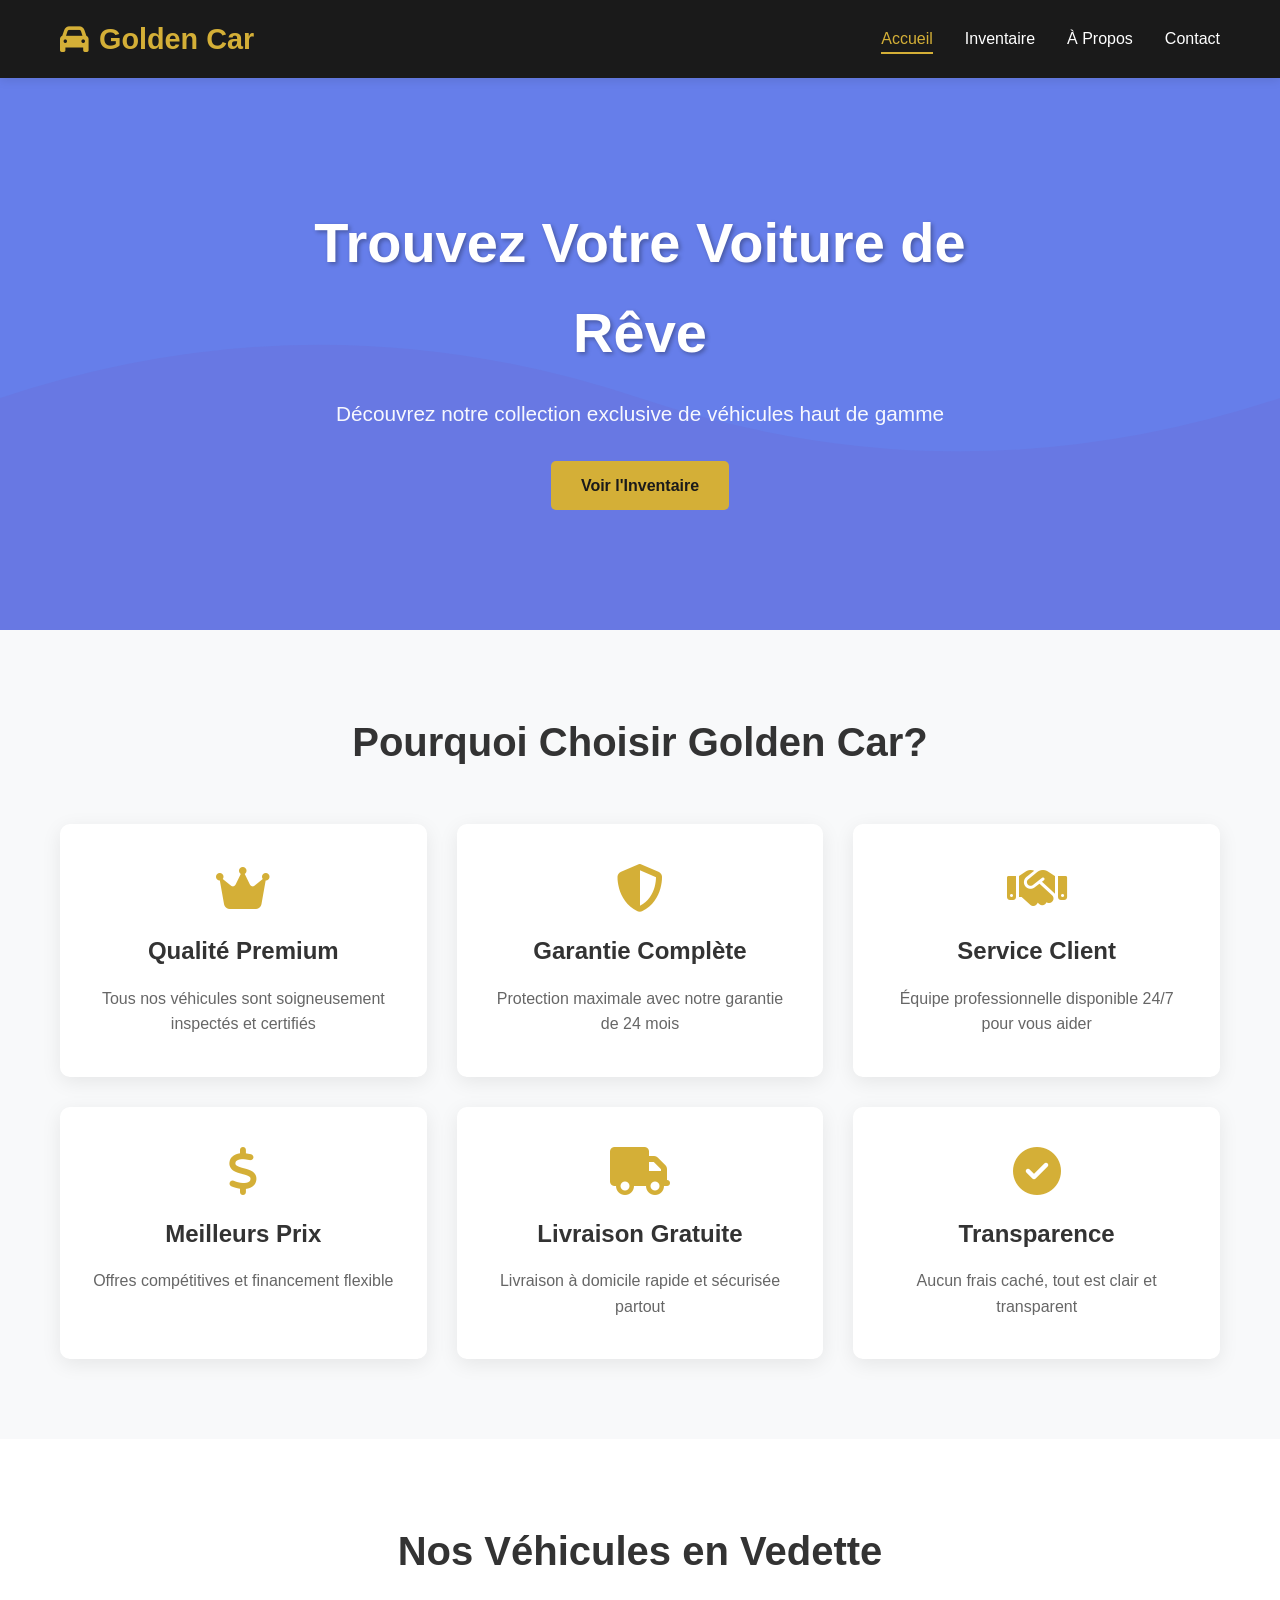
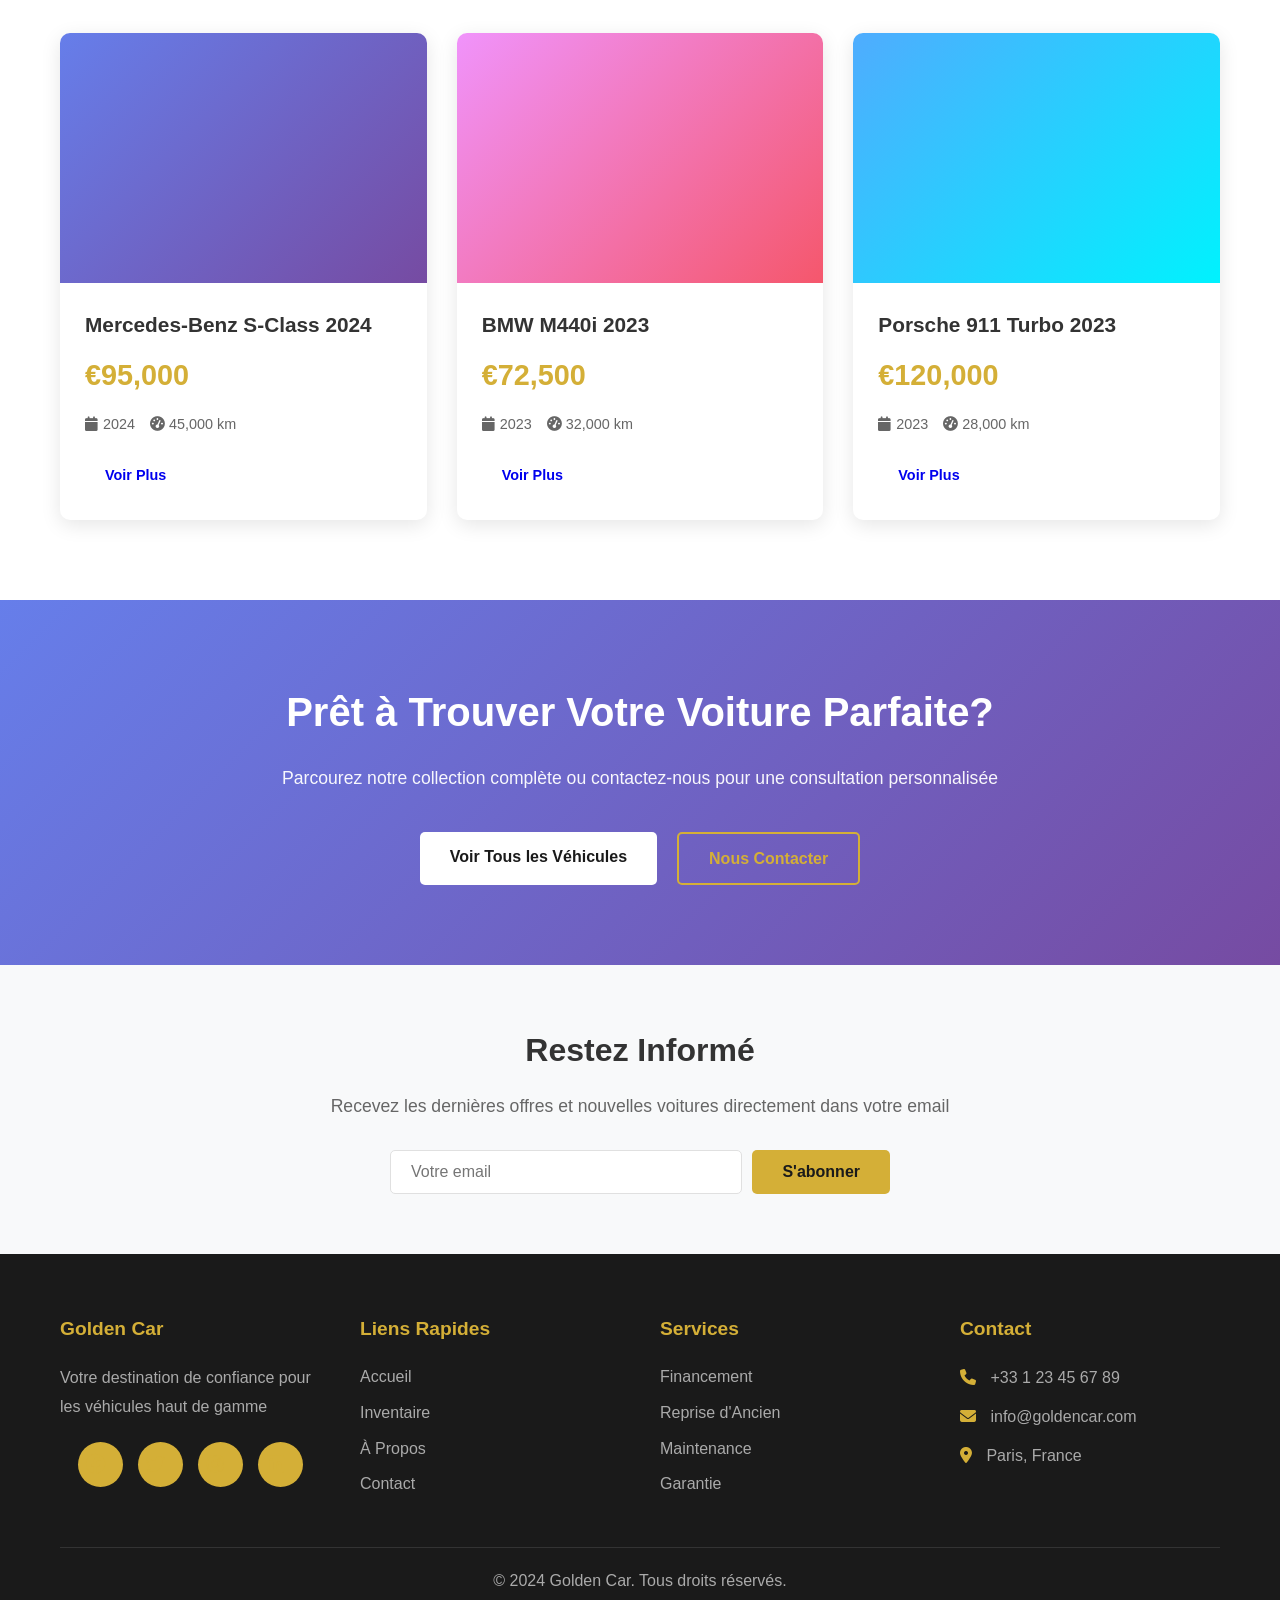
<file: index.html>
<!DOCTYPE html>
<html lang="fr">
<head>
    <meta charset="UTF-8">
    <meta name="viewport" content="width=device-width, initial-scale=1.0">
    <title>Golden Car - Vente de Voitures Luxe</title>
    <link rel="stylesheet" href="styles.css">
    <link rel="stylesheet" href="https://cdnjs.cloudflare.com/ajax/libs/font-awesome/6.4.0/css/all.min.css">
</head>
<body>
    <!-- Navigation -->
    <nav class="navbar">
        <div class="container">
            <div class="nav-content">
                <div class="logo">
                    <i class="fas fa-car"></i> Golden Car
                </div>
                <ul class="nav-links">
                    <li><a href="index.html" class="active">Accueil</a></li>
                    <li><a href="inventory.html">Inventaire</a></li>
                    <li><a href="about.html">À Propos</a></li>
                    <li><a href="contact.html">Contact</a></li>
                </ul>
                <div class="hamburger">
                    <span></span>
                    <span></span>
                    <span></span>
                </div>
            </div>
        </div>
    </nav>

    <!-- Hero Section -->
    <section class="hero">
        <div class="hero-content">
            <h1>Trouvez Votre Voiture de Rêve</h1>
            <p>Découvrez notre collection exclusive de véhicules haut de gamme</p>
            <a href="inventory.html" class="btn btn-primary">Voir l'Inventaire</a>
        </div>
        <div class="hero-overlay"></div>
    </section>

    <!-- Features Section -->
    <section class="features">
        <div class="container">
            <h2>Pourquoi Choisir Golden Car?</h2>
            <div class="features-grid">
                <div class="feature-card">
                    <i class="fas fa-crown"></i>
                    <h3>Qualité Premium</h3>
                    <p>Tous nos véhicules sont soigneusement inspectés et certifiés</p>
                </div>
                <div class="feature-card">
                    <i class="fas fa-shield-alt"></i>
                    <h3>Garantie Complète</h3>
                    <p>Protection maximale avec notre garantie de 24 mois</p>
                </div>
                <div class="feature-card">
                    <i class="fas fa-handshake"></i>
                    <h3>Service Client</h3>
                    <p>Équipe professionnelle disponible 24/7 pour vous aider</p>
                </div>
                <div class="feature-card">
                    <i class="fas fa-dollar-sign"></i>
                    <h3>Meilleurs Prix</h3>
                    <p>Offres compétitives et financement flexible</p>
                </div>
                <div class="feature-card">
                    <i class="fas fa-truck"></i>
                    <h3>Livraison Gratuite</h3>
                    <p>Livraison à domicile rapide et sécurisée partout</p>
                </div>
                <div class="feature-card">
                    <i class="fas fa-check-circle"></i>
                    <h3>Transparence</h3>
                    <p>Aucun frais caché, tout est clair et transparent</p>
                </div>
            </div>
        </div>
    </section>

    <!-- Featured Cars -->
    <section class="featured-cars">
        <div class="container">
            <h2>Nos Véhicules en Vedette</h2>
            <div class="cars-grid">
                <div class="car-card">
                    <div class="car-image" style="background: linear-gradient(135deg, #667eea 0%, #764ba2 100%);"></div>
                    <div class="car-info">
                        <h3>Mercedes-Benz S-Class 2024</h3>
                        <p class="car-price">€95,000</p>
                        <div class="car-specs">
                            <span><i class="fas fa-calendar"></i> 2024</span>
                            <span><i class="fas fa-tachometer-alt"></i> 45,000 km</span>
                        </div>
                        <a href="inventory.html" class="btn btn-small">Voir Plus</a>
                    </div>
                </div>

                <div class="car-card">
                    <div class="car-image" style="background: linear-gradient(135deg, #f093fb 0%, #f5576c 100%);"></div>
                    <div class="car-info">
                        <h3>BMW M440i 2023</h3>
                        <p class="car-price">€72,500</p>
                        <div class="car-specs">
                            <span><i class="fas fa-calendar"></i> 2023</span>
                            <span><i class="fas fa-tachometer-alt"></i> 32,000 km</span>
                        </div>
                        <a href="inventory.html" class="btn btn-small">Voir Plus</a>
                    </div>
                </div>

                <div class="car-card">
                    <div class="car-image" style="background: linear-gradient(135deg, #4facfe 0%, #00f2fe 100%);"></div>
                    <div class="car-info">
                        <h3>Porsche 911 Turbo 2023</h3>
                        <p class="car-price">€120,000</p>
                        <div class="car-specs">
                            <span><i class="fas fa-calendar"></i> 2023</span>
                            <span><i class="fas fa-tachometer-alt"></i> 28,000 km</span>
                        </div>
                        <a href="inventory.html" class="btn btn-small">Voir Plus</a>
                    </div>
                </div>
            </div>
        </div>
    </section>

    <!-- Call to Action -->
    <section class="cta">
        <div class="container">
            <h2>Prêt à Trouver Votre Voiture Parfaite?</h2>
            <p>Parcourez notre collection complète ou contactez-nous pour une consultation personnalisée</p>
            <div class="cta-buttons">
                <a href="inventory.html" class="btn btn-white">Voir Tous les Véhicules</a>
                <a href="contact.html" class="btn btn-outline">Nous Contacter</a>
            </div>
        </div>
    </section>

    <!-- Newsletter -->
    <section class="newsletter">
        <div class="container">
            <h2>Restez Informé</h2>
            <p>Recevez les dernières offres et nouvelles voitures directement dans votre email</p>
            <form class="newsletter-form" id="newsletterForm">
                <input type="email" placeholder="Votre email" required>
                <button type="submit" class="btn btn-primary">S'abonner</button>
            </form>
        </div>
    </section>

    <!-- Footer -->
    <footer class="footer">
        <div class="container">
            <div class="footer-content">
                <div class="footer-section">
                    <h4>Golden Car</h4>
                    <p>Votre destination de confiance pour les véhicules haut de gamme</p>
                    <div class="social-links">
                        <a href="#"><i class="fab fa-facebook"></i></a>
                        <a href="#"><i class="fab fa-twitter"></i></a>
                        <a href="#"><i class="fab fa-instagram"></i></a>
                        <a href="#"><i class="fab fa-linkedin"></i></a>
                    </div>
                </div>
                <div class="footer-section">
                    <h4>Liens Rapides</h4>
                    <ul>
                        <li><a href="index.html">Accueil</a></li>
                        <li><a href="inventory.html">Inventaire</a></li>
                        <li><a href="about.html">À Propos</a></li>
                        <li><a href="contact.html">Contact</a></li>
                    </ul>
                </div>
                <div class="footer-section">
                    <h4>Services</h4>
                    <ul>
                        <li><a href="#financing">Financement</a></li>
                        <li><a href="#trade-in">Reprise d'Ancien</a></li>
                        <li><a href="#maintenance">Maintenance</a></li>
                        <li><a href="#warranty">Garantie</a></li>
                    </ul>
                </div>
                <div class="footer-section">
                    <h4>Contact</h4>
                    <p><i class="fas fa-phone"></i> +33 1 23 45 67 89</p>
                    <p><i class="fas fa-envelope"></i> info@goldencar.com</p>
                    <p><i class="fas fa-map-marker-alt"></i> Paris, France</p>
                </div>
            </div>
            <div class="footer-bottom">
                <p>&copy; 2024 Golden Car. Tous droits réservés.</p>
            </div>
        </div>
    </footer>

    <script src="script.js"></script>
</body>
</html>
</file>
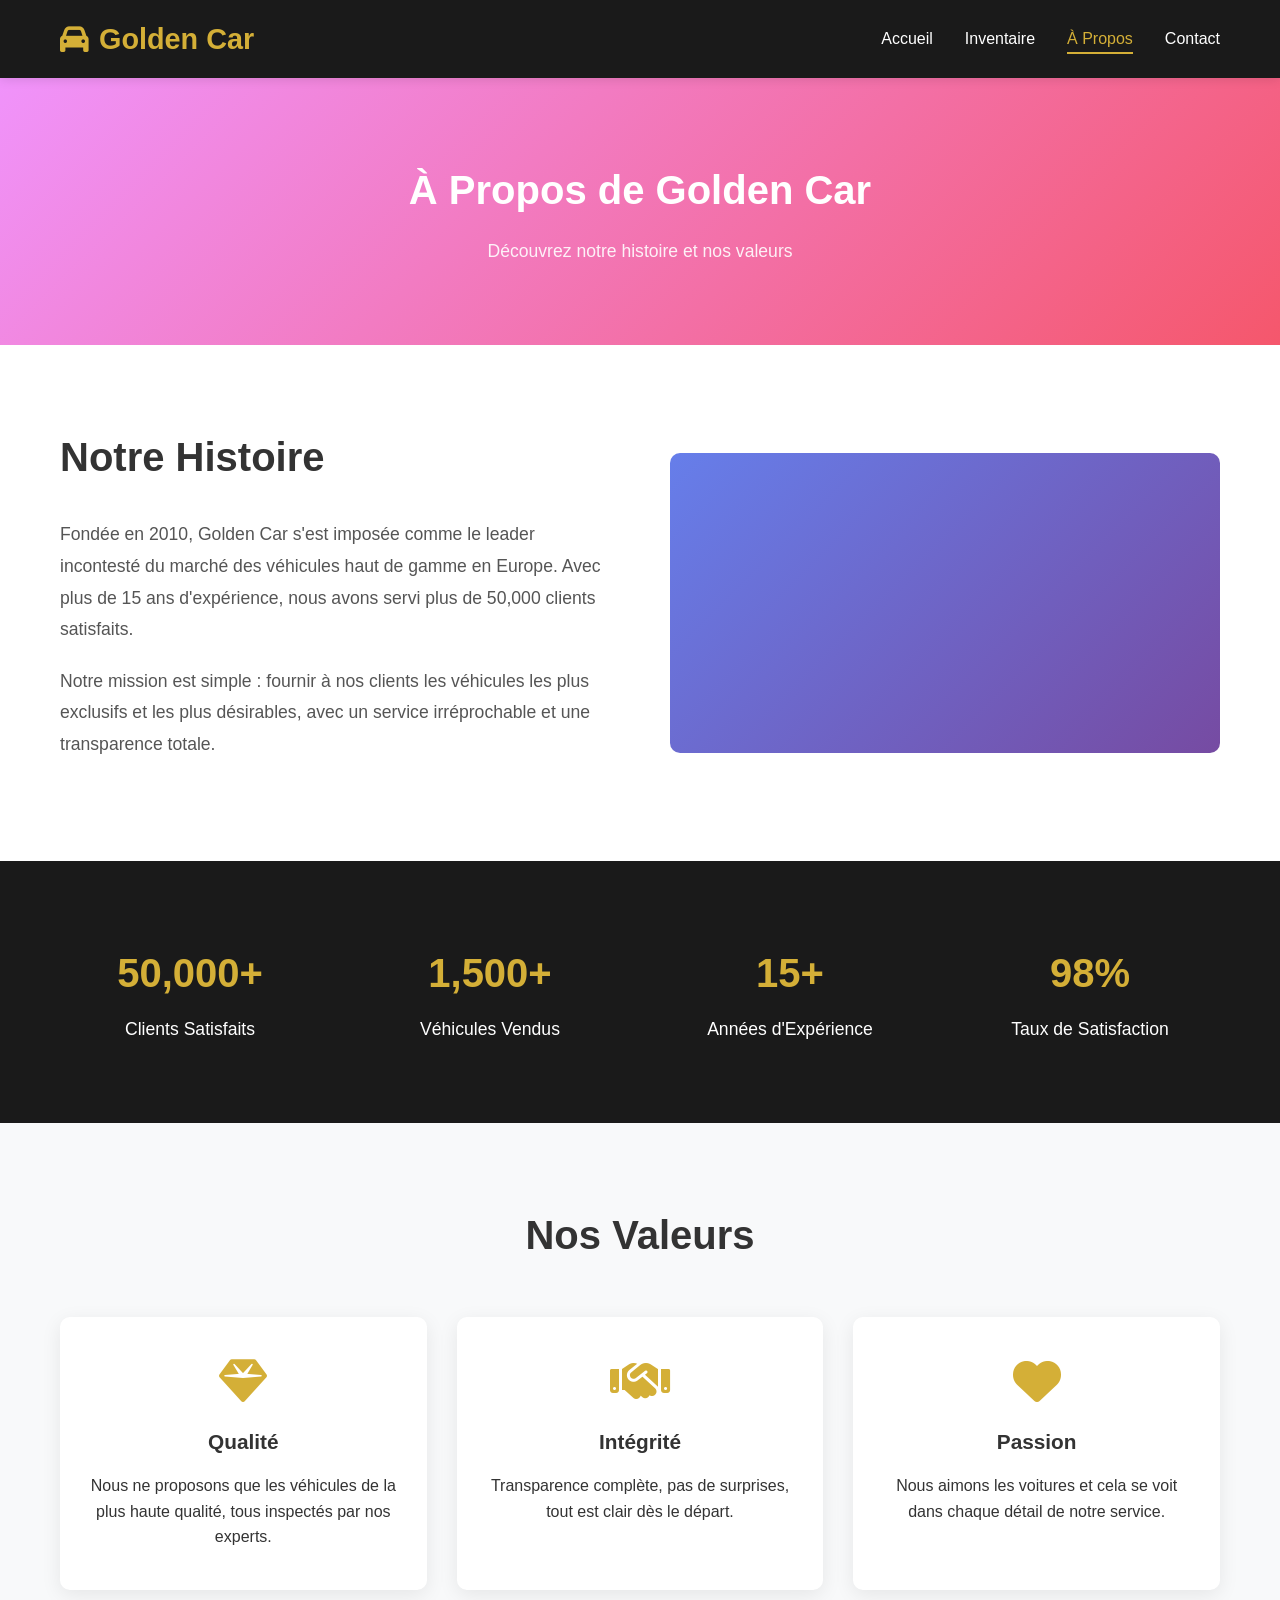
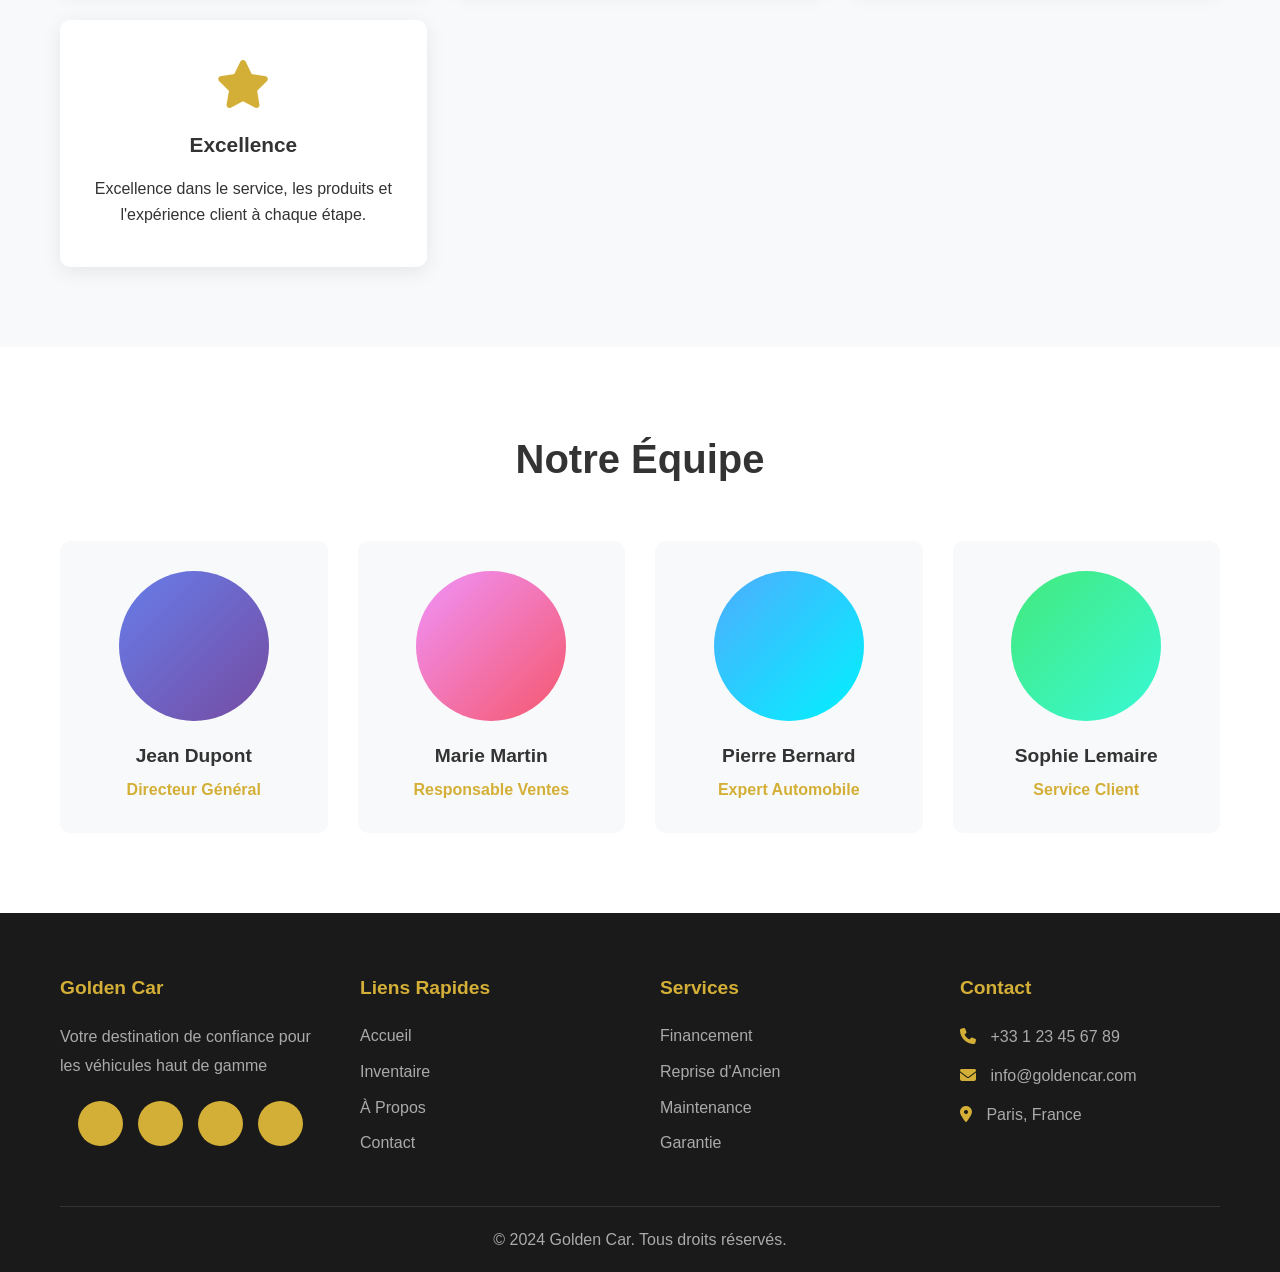
<file: about.html>
<!DOCTYPE html>
<html lang="fr">
<head>
    <meta charset="UTF-8">
    <meta name="viewport" content="width=device-width, initial-scale=1.0">
    <title>À Propos - Golden Car</title>
    <link rel="stylesheet" href="styles.css">
    <link rel="stylesheet" href="https://cdnjs.cloudflare.com/ajax/libs/font-awesome/6.4.0/css/all.min.css">
</head>
<body>
    <!-- Navigation -->
    <nav class="navbar">
        <div class="container">
            <div class="nav-content">
                <div class="logo">
                    <i class="fas fa-car"></i> Golden Car
                </div>
                <ul class="nav-links">
                    <li><a href="index.html">Accueil</a></li>
                    <li><a href="inventory.html">Inventaire</a></li>
                    <li><a href="about.html" class="active">À Propos</a></li>
                    <li><a href="contact.html">Contact</a></li>
                </ul>
                <div class="hamburger">
                    <span></span>
                    <span></span>
                    <span></span>
                </div>
            </div>
        </div>
    </nav>

    <!-- Page Header -->
    <section class="page-header" style="background: linear-gradient(135deg, #f093fb 0%, #f5576c 100%);">
        <h1>À Propos de Golden Car</h1>
        <p>Découvrez notre histoire et nos valeurs</p>
    </section>

    <!-- About Content -->
    <section class="about-section">
        <div class="container">
            <div class="about-content">
                <div class="about-text">
                    <h2>Notre Histoire</h2>
                    <p>Fondée en 2010, Golden Car s'est imposée comme le leader incontesté du marché des véhicules haut de gamme en Europe. Avec plus de 15 ans d'expérience, nous avons servi plus de 50,000 clients satisfaits.</p>
                    <p>Notre mission est simple : fournir à nos clients les véhicules les plus exclusifs et les plus désirables, avec un service irréprochable et une transparence totale.</p>
                </div>
                <div class="about-image" style="background: linear-gradient(135deg, #667eea 0%, #764ba2 100%); min-height: 300px; border-radius: 10px;"></div>
            </div>
        </div>
    </section>

    <!-- Stats -->
    <section class="stats">
        <div class="container">
            <div class="stats-grid">
                <div class="stat-card">
                    <h3>50,000+</h3>
                    <p>Clients Satisfaits</p>
                </div>
                <div class="stat-card">
                    <h3>1,500+</h3>
                    <p>Véhicules Vendus</p>
                </div>
                <div class="stat-card">
                    <h3>15+</h3>
                    <p>Années d'Expérience</p>
                </div>
                <div class="stat-card">
                    <h3>98%</h3>
                    <p>Taux de Satisfaction</p>
                </div>
            </div>
        </div>
    </section>

    <!-- Values -->
    <section class="values">
        <div class="container">
            <h2>Nos Valeurs</h2>
            <div class="values-grid">
                <div class="value-card">
                    <i class="fas fa-gem"></i>
                    <h3>Qualité</h3>
                    <p>Nous ne proposons que les véhicules de la plus haute qualité, tous inspectés par nos experts.</p>
                </div>
                <div class="value-card">
                    <i class="fas fa-handshake"></i>
                    <h3>Intégrité</h3>
                    <p>Transparence complète, pas de surprises, tout est clair dès le départ.</p>
                </div>
                <div class="value-card">
                    <i class="fas fa-heart"></i>
                    <h3>Passion</h3>
                    <p>Nous aimons les voitures et cela se voit dans chaque détail de notre service.</p>
                </div>
                <div class="value-card">
                    <i class="fas fa-star"></i>
                    <h3>Excellence</h3>
                    <p>Excellence dans le service, les produits et l'expérience client à chaque étape.</p>
                </div>
            </div>
        </div>
    </section>

    <!-- Team -->
    <section class="team">
        <div class="container">
            <h2>Notre Équipe</h2>
            <div class="team-grid">
                <div class="team-card">
                    <div class="team-image" style="background: linear-gradient(135deg, #667eea 0%, #764ba2 100%);"></div>
                    <h3>Jean Dupont</h3>
                    <p>Directeur Général</p>
                </div>
                <div class="team-card">
                    <div class="team-image" style="background: linear-gradient(135deg, #f093fb 0%, #f5576c 100%);"></div>
                    <h3>Marie Martin</h3>
                    <p>Responsable Ventes</p>
                </div>
                <div class="team-card">
                    <div class="team-image" style="background: linear-gradient(135deg, #4facfe 0%, #00f2fe 100%);"></div>
                    <h3>Pierre Bernard</h3>
                    <p>Expert Automobile</p>
                </div>
                <div class="team-card">
                    <div class="team-image" style="background: linear-gradient(135deg, #43e97b 0%, #38f9d7 100%);"></div>
                    <h3>Sophie Lemaire</h3>
                    <p>Service Client</p>
                </div>
            </div>
        </div>
    </section>

    <!-- Footer -->
    <footer class="footer">
        <div class="container">
            <div class="footer-content">
                <div class="footer-section">
                    <h4>Golden Car</h4>
                    <p>Votre destination de confiance pour les véhicules haut de gamme</p>
                    <div class="social-links">
                        <a href="#"><i class="fab fa-facebook"></i></a>
                        <a href="#"><i class="fab fa-twitter"></i></a>
                        <a href="#"><i class="fab fa-instagram"></i></a>
                        <a href="#"><i class="fab fa-linkedin"></i></a>
                    </div>
                </div>
                <div class="footer-section">
                    <h4>Liens Rapides</h4>
                    <ul>
                        <li><a href="index.html">Accueil</a></li>
                        <li><a href="inventory.html">Inventaire</a></li>
                        <li><a href="about.html">À Propos</a></li>
                        <li><a href="contact.html">Contact</a></li>
                    </ul>
                </div>
                <div class="footer-section">
                    <h4>Services</h4>
                    <ul>
                        <li><a href="#financing">Financement</a></li>
                        <li><a href="#trade-in">Reprise d'Ancien</a></li>
                        <li><a href="#maintenance">Maintenance</a></li>
                        <li><a href="#warranty">Garantie</a></li>
                    </ul>
                </div>
                <div class="footer-section">
                    <h4>Contact</h4>
                    <p><i class="fas fa-phone"></i> +33 1 23 45 67 89</p>
                    <p><i class="fas fa-envelope"></i> info@goldencar.com</p>
                    <p><i class="fas fa-map-marker-alt"></i> Paris, France</p>
                </div>
            </div>
            <div class="footer-bottom">
                <p>&copy; 2024 Golden Car. Tous droits réservés.</p>
            </div>
        </div>
    </footer>

    <script src="script.js"></script>
</body>
</html>
</file>
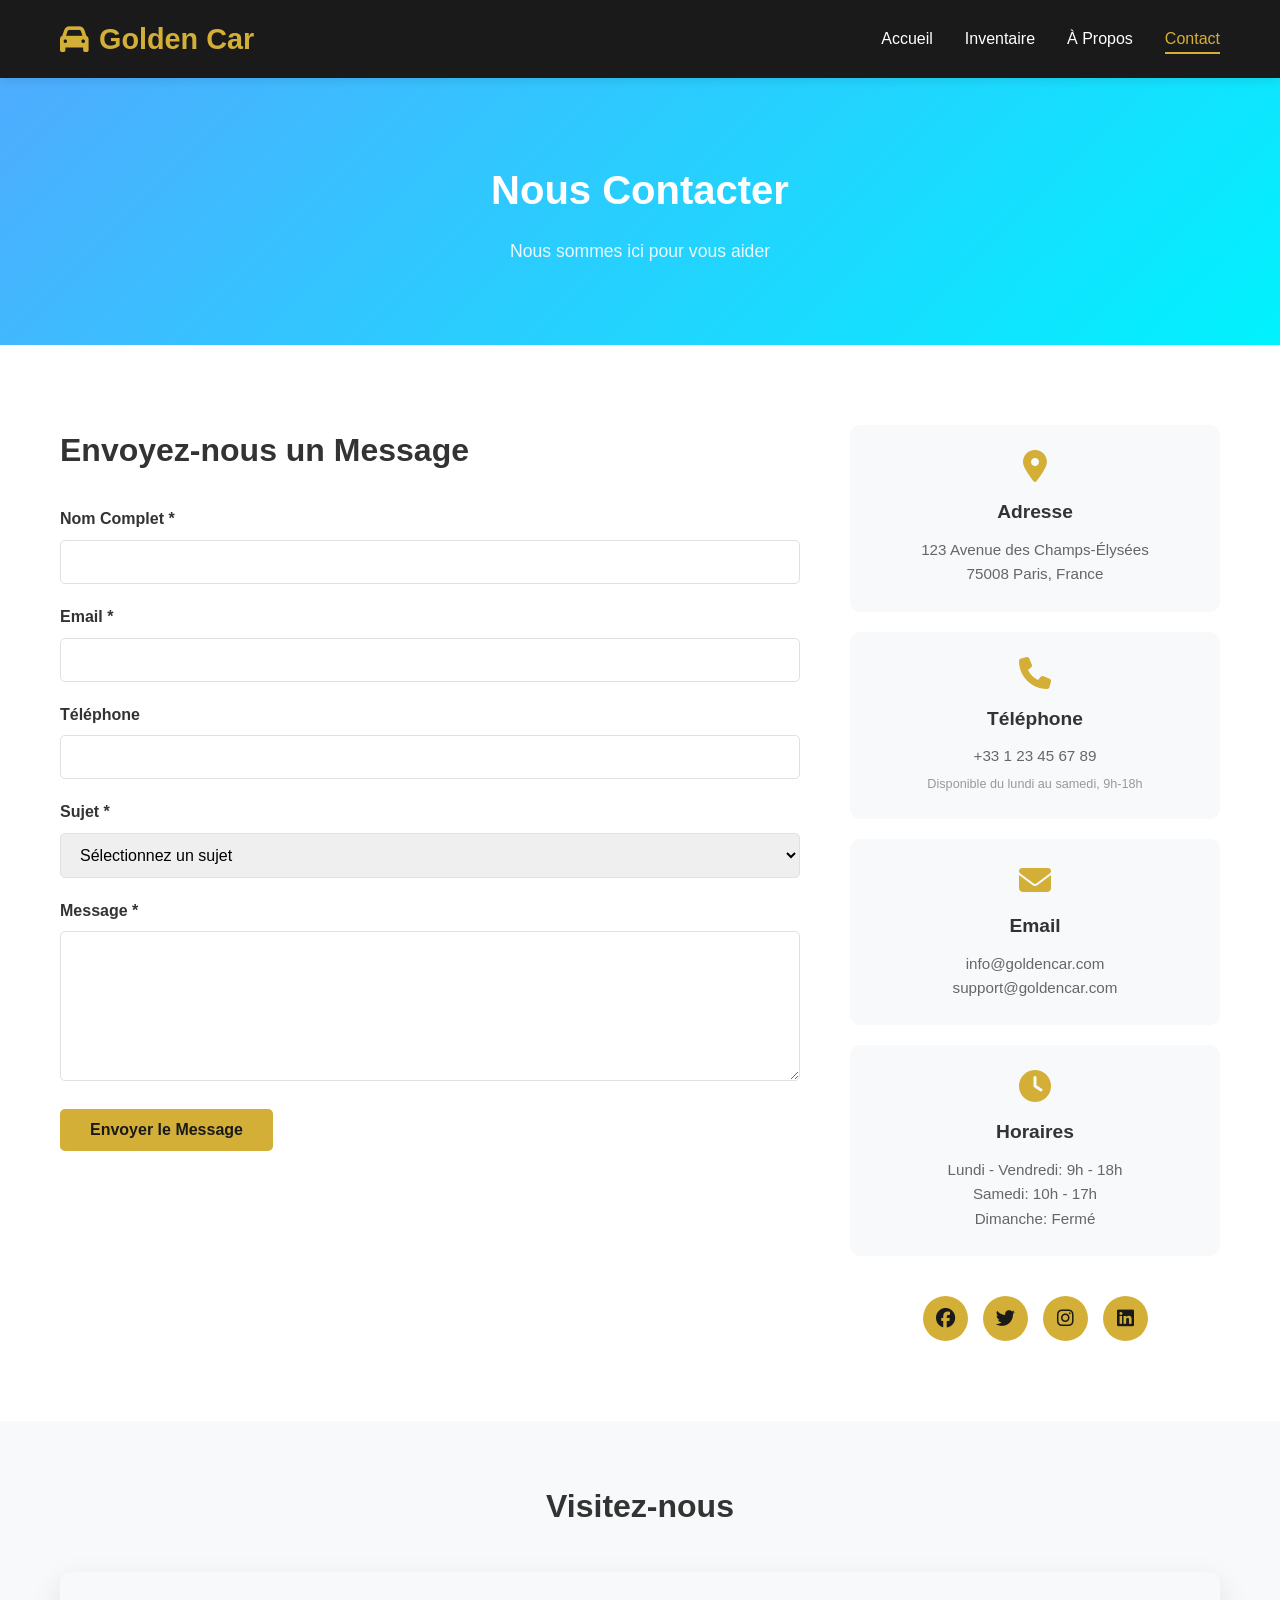
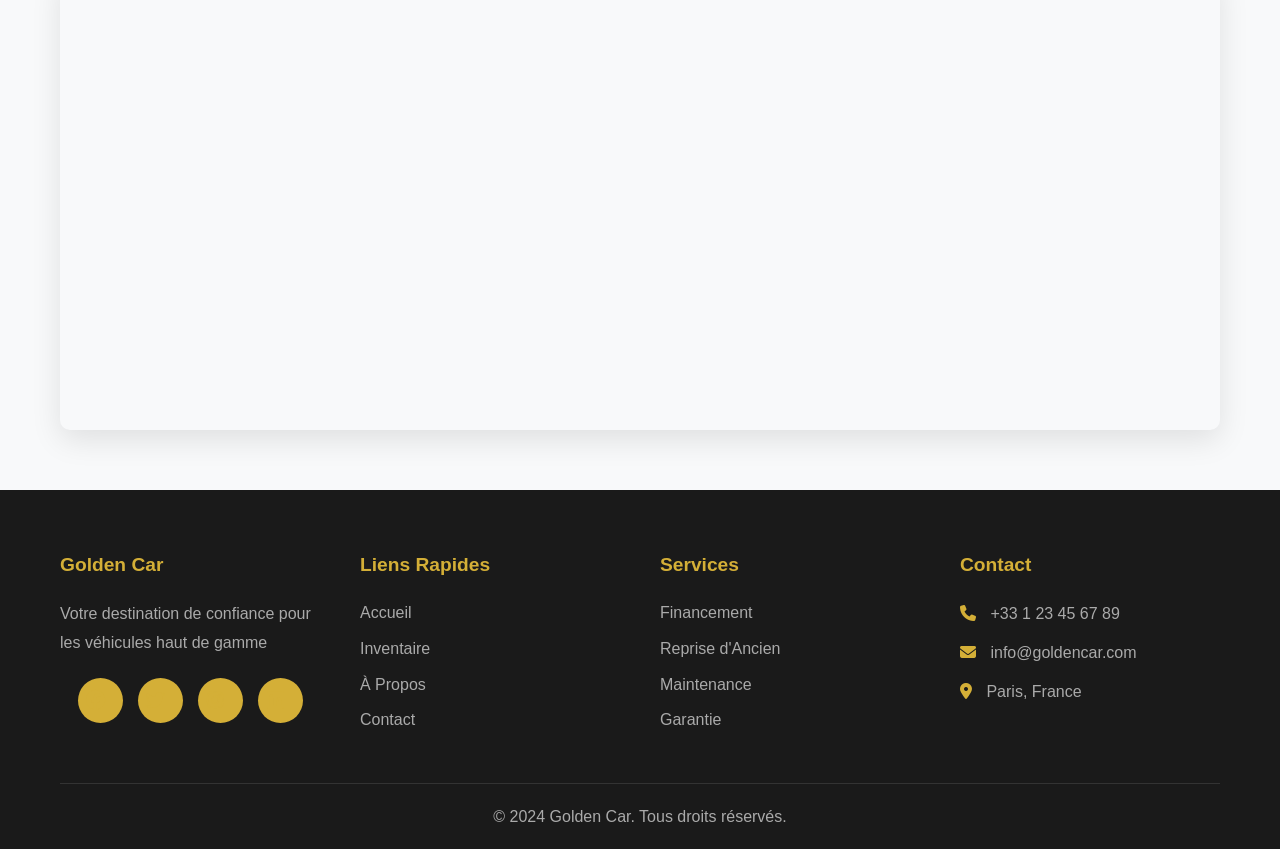
<file: contact.html>
<!DOCTYPE html>
<html lang="fr">
<head>
    <meta charset="UTF-8">
    <meta name="viewport" content="width=device-width, initial-scale=1.0">
    <title>Contact - Golden Car</title>
    <link rel="stylesheet" href="styles.css">
    <link rel="stylesheet" href="https://cdnjs.cloudflare.com/ajax/libs/font-awesome/6.4.0/css/all.min.css">
</head>
<body>
    <!-- Navigation -->
    <nav class="navbar">
        <div class="container">
            <div class="nav-content">
                <div class="logo">
                    <i class="fas fa-car"></i> Golden Car
                </div>
                <ul class="nav-links">
                    <li><a href="index.html">Accueil</a></li>
                    <li><a href="inventory.html">Inventaire</a></li>
                    <li><a href="about.html">À Propos</a></li>
                    <li><a href="contact.html" class="active">Contact</a></li>
                </ul>
                <div class="hamburger">
                    <span></span>
                    <span></span>
                    <span></span>
                </div>
            </div>
        </div>
    </nav>

    <!-- Page Header -->
    <section class="page-header" style="background: linear-gradient(135deg, #4facfe 0%, #00f2fe 100%);">
        <h1>Nous Contacter</h1>
        <p>Nous sommes ici pour vous aider</p>
    </section>

    <!-- Contact Section -->
    <section class="contact-section">
        <div class="container">
            <div class="contact-wrapper">
                <!-- Contact Form -->
                <div class="contact-form">
                    <h2>Envoyez-nous un Message</h2>
                    <form id="contactForm">
                        <div class="form-group">
                            <label for="name">Nom Complet *</label>
                            <input type="text" id="name" name="name" required>
                        </div>

                        <div class="form-group">
                            <label for="email">Email *</label>
                            <input type="email" id="email" name="email" required>
                        </div>

                        <div class="form-group">
                            <label for="phone">Téléphone</label>
                            <input type="tel" id="phone" name="phone">
                        </div>

                        <div class="form-group">
                            <label for="subject">Sujet *</label>
                            <select id="subject" name="subject" required>
                                <option value="">Sélectionnez un sujet</option>
                                <option value="informations">Informations sur un véhicule</option>
                                <option value="financement">Financement</option>
                                <option value="reprise">Reprise d'ancien véhicule</option>
                                <option value="entretien">Entretien et Service</option>
                                <option value="autre">Autre</option>
                            </select>
                        </div>

                        <div class="form-group">
                            <label for="message">Message *</label>
                            <textarea id="message" name="message" rows="6" required></textarea>
                        </div>

                        <button type="submit" class="btn btn-primary">Envoyer le Message</button>
                    </form>
                </div>

                <!-- Contact Info -->
                <aside class="contact-info">
                    <div class="info-card">
                        <i class="fas fa-map-marker-alt"></i>
                        <h3>Adresse</h3>
                        <p>123 Avenue des Champs-Élysées<br>75008 Paris, France</p>
                    </div>

                    <div class="info-card">
                        <i class="fas fa-phone"></i>
                        <h3>Téléphone</h3>
                        <p>+33 1 23 45 67 89<br><small>Disponible du lundi au samedi, 9h-18h</small></p>
                    </div>

                    <div class="info-card">
                        <i class="fas fa-envelope"></i>
                        <h3>Email</h3>
                        <p>info@goldencar.com<br>support@goldencar.com</p>
                    </div>

                    <div class="info-card">
                        <i class="fas fa-clock"></i>
                        <h3>Horaires</h3>
                        <p>Lundi - Vendredi: 9h - 18h<br>Samedi: 10h - 17h<br>Dimanche: Fermé</p>
                    </div>

                    <div class="social-links">
                        <a href="#" title="Facebook"><i class="fab fa-facebook"></i></a>
                        <a href="#" title="Twitter"><i class="fab fa-twitter"></i></a>
                        <a href="#" title="Instagram"><i class="fab fa-instagram"></i></a>
                        <a href="#" title="LinkedIn"><i class="fab fa-linkedin"></i></a>
                    </div>
                </aside>
            </div>
        </div>
    </section>

    <!-- Map Section -->
    <section class="map-section">
        <div class="container">
            <h2>Visitez-nous</h2>
            <div class="map-container">
                <iframe src="https://www.google.com/maps/embed?pb=!1m18!1m12!1m3!1d2624.2052033352527!2d2.3069145!3d48.8699286!2m3!1f0!2f0!3f0!3m2!1i1024!2i768!4f13.1!3m3!1m2!1s0x47e66ff4b9ff9ff9%3A0x123456789!2s123%20Avenue%20des%20Champs-%C3%89lys%C3%A9es%2C%2075008%20Paris!5e0!3m2!1sfr!2sfr!4v1234567890" width="100%" height="450" style="border:0;" allowfullscreen="" loading="lazy" referrerpolicy="no-referrer-when-downgrade"></iframe>
            </div>
        </div>
    </section>

    <!-- Footer -->
    <footer class="footer">
        <div class="container">
            <div class="footer-content">
                <div class="footer-section">
                    <h4>Golden Car</h4>
                    <p>Votre destination de confiance pour les véhicules haut de gamme</p>
                    <div class="social-links">
                        <a href="#"><i class="fab fa-facebook"></i></a>
                        <a href="#"><i class="fab fa-twitter"></i></a>
                        <a href="#"><i class="fab fa-instagram"></i></a>
                        <a href="#"><i class="fab fa-linkedin"></i></a>
                    </div>
                </div>
                <div class="footer-section">
                    <h4>Liens Rapides</h4>
                    <ul>
                        <li><a href="index.html">Accueil</a></li>
                        <li><a href="inventory.html">Inventaire</a></li>
                        <li><a href="about.html">À Propos</a></li>
                        <li><a href="contact.html">Contact</a></li>
                    </ul>
                </div>
                <div class="footer-section">
                    <h4>Services</h4>
                    <ul>
                        <li><a href="#financing">Financement</a></li>
                        <li><a href="#trade-in">Reprise d'Ancien</a></li>
                        <li><a href="#maintenance">Maintenance</a></li>
                        <li><a href="#warranty">Garantie</a></li>
                    </ul>
                </div>
                <div class="footer-section">
                    <h4>Contact</h4>
                    <p><i class="fas fa-phone"></i> +33 1 23 45 67 89</p>
                    <p><i class="fas fa-envelope"></i> info@goldencar.com</p>
                    <p><i class="fas fa-map-marker-alt"></i> Paris, France</p>
                </div>
            </div>
            <div class="footer-bottom">
                <p>&copy; 2024 Golden Car. Tous droits réservés.</p>
            </div>
        </div>
    </footer>

    <script src="script.js"></script>
</body>
</html>
</file>
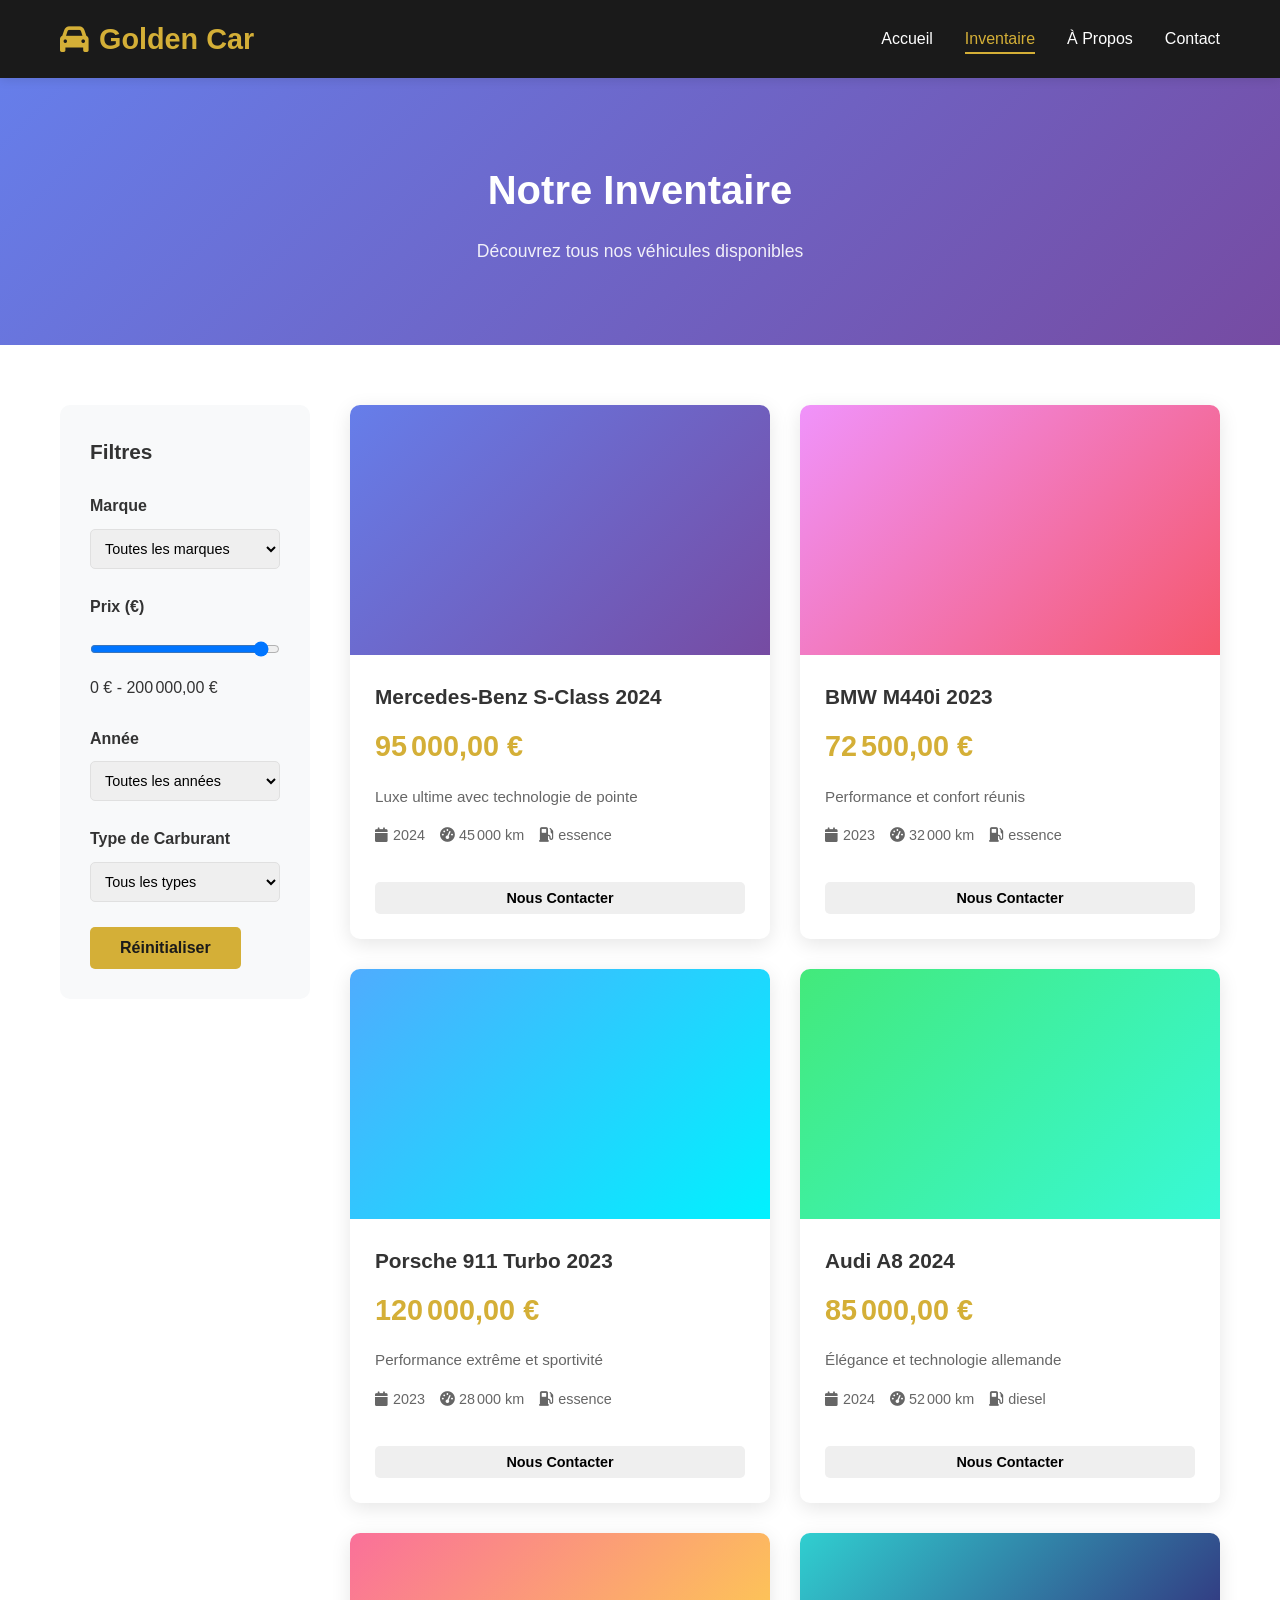
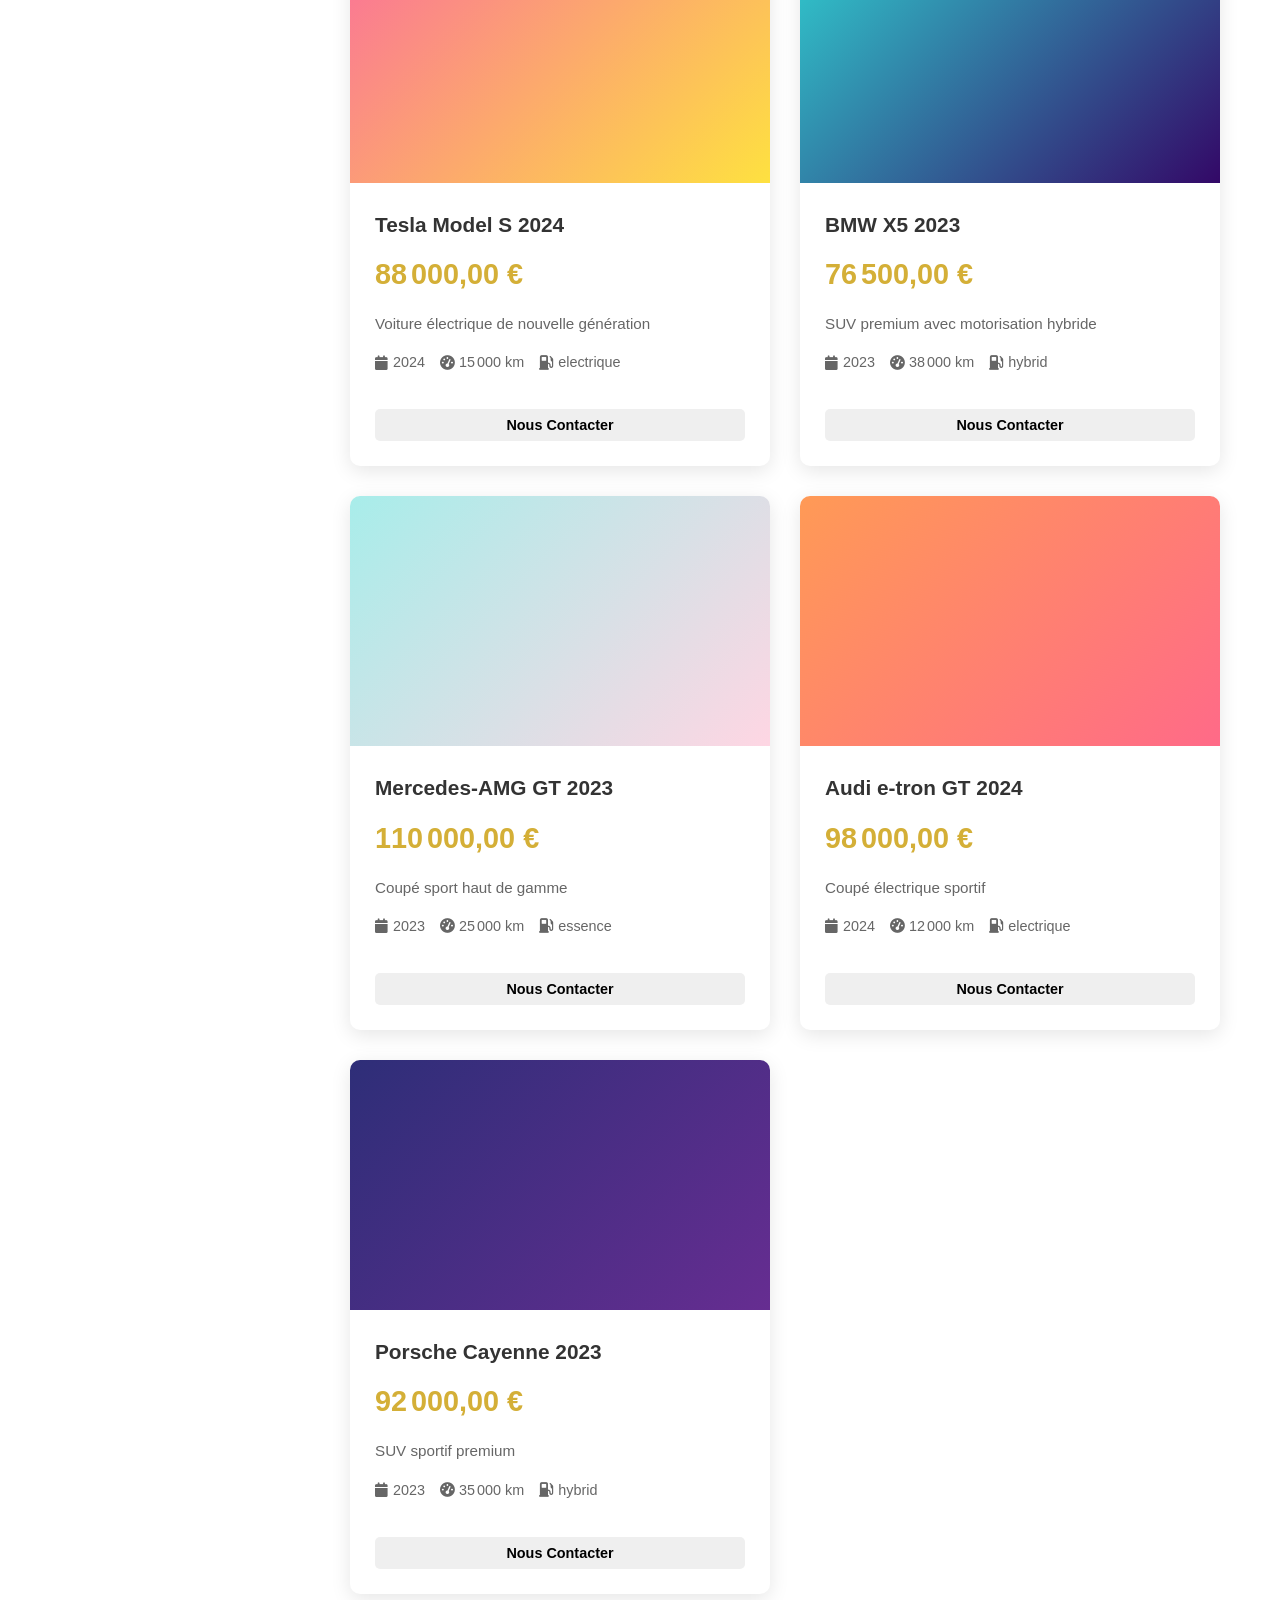
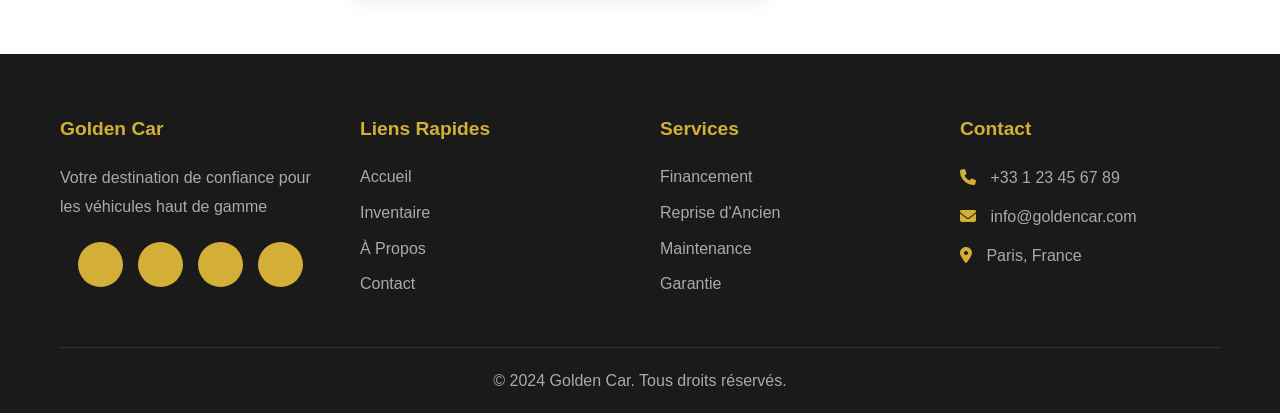
<file: inventory.html>
<!DOCTYPE html>
<html lang="fr">
<head>
    <meta charset="UTF-8">
    <meta name="viewport" content="width=device-width, initial-scale=1.0">
    <title>Inventaire - Golden Car</title>
    <link rel="stylesheet" href="styles.css">
    <link rel="stylesheet" href="https://cdnjs.cloudflare.com/ajax/libs/font-awesome/6.4.0/css/all.min.css">
</head>
<body>
    <!-- Navigation -->
    <nav class="navbar">
        <div class="container">
            <div class="nav-content">
                <div class="logo">
                    <i class="fas fa-car"></i> Golden Car
                </div>
                <ul class="nav-links">
                    <li><a href="index.html">Accueil</a></li>
                    <li><a href="inventory.html" class="active">Inventaire</a></li>
                    <li><a href="about.html">À Propos</a></li>
                    <li><a href="contact.html">Contact</a></li>
                </ul>
                <div class="hamburger">
                    <span></span>
                    <span></span>
                    <span></span>
                </div>
            </div>
        </div>
    </nav>

    <!-- Page Header -->
    <section class="page-header" style="background: linear-gradient(135deg, #667eea 0%, #764ba2 100%);">
        <h1>Notre Inventaire</h1>
        <p>Découvrez tous nos véhicules disponibles</p>
    </section>

    <!-- Filters and Inventory -->
    <section class="inventory">
        <div class="container">
            <div class="inventory-wrapper">
                <!-- Filters -->
                <aside class="filters">
                    <h3>Filtres</h3>
                    
                    <div class="filter-group">
                        <label>Marque</label>
                        <select id="brandFilter">
                            <option value="">Toutes les marques</option>
                            <option value="mercedes">Mercedes-Benz</option>
                            <option value="bmw">BMW</option>
                            <option value="porsche">Porsche</option>
                            <option value="audi">Audi</option>
                            <option value="tesla">Tesla</option>
                        </select>
                    </div>

                    <div class="filter-group">
                        <label>Prix (€)</label>
                        <input type="range" id="priceFilter" min="0" max="200000" value="200000">
                        <p>0 € - <span id="priceValue">200,000 €</span></p>
                    </div>

                    <div class="filter-group">
                        <label>Année</label>
                        <select id="yearFilter">
                            <option value="">Toutes les années</option>
                            <option value="2024">2024</option>
                            <option value="2023">2023</option>
                            <option value="2022">2022</option>
                            <option value="2021">2021</option>
                        </select>
                    </div>

                    <div class="filter-group">
                        <label>Type de Carburant</label>
                        <select id="fuelFilter">
                            <option value="">Tous les types</option>
                            <option value="essence">Essence</option>
                            <option value="diesel">Diesel</option>
                            <option value="electrique">Électrique</option>
                            <option value="hybrid">Hybride</option>
                        </select>
                    </div>

                    <button class="btn btn-primary" onclick="resetFilters()">Réinitialiser</button>
                </aside>

                <!-- Cars Grid -->
                <main class="cars-container">
                    <div class="cars-list" id="carsList">
                        <!-- Generated by JavaScript -->
                    </div>
                </main>
            </div>
        </div>
    </section>

    <!-- Footer -->
    <footer class="footer">
        <div class="container">
            <div class="footer-content">
                <div class="footer-section">
                    <h4>Golden Car</h4>
                    <p>Votre destination de confiance pour les véhicules haut de gamme</p>
                    <div class="social-links">
                        <a href="#"><i class="fab fa-facebook"></i></a>
                        <a href="#"><i class="fab fa-twitter"></i></a>
                        <a href="#"><i class="fab fa-instagram"></i></a>
                        <a href="#"><i class="fab fa-linkedin"></i></a>
                    </div>
                </div>
                <div class="footer-section">
                    <h4>Liens Rapides</h4>
                    <ul>
                        <li><a href="index.html">Accueil</a></li>
                        <li><a href="inventory.html">Inventaire</a></li>
                        <li><a href="about.html">À Propos</a></li>
                        <li><a href="contact.html">Contact</a></li>
                    </ul>
                </div>
                <div class="footer-section">
                    <h4>Services</h4>
                    <ul>
                        <li><a href="#financing">Financement</a></li>
                        <li><a href="#trade-in">Reprise d'Ancien</a></li>
                        <li><a href="#maintenance">Maintenance</a></li>
                        <li><a href="#warranty">Garantie</a></li>
                    </ul>
                </div>
                <div class="footer-section">
                    <h4>Contact</h4>
                    <p><i class="fas fa-phone"></i> +33 1 23 45 67 89</p>
                    <p><i class="fas fa-envelope"></i> info@goldencar.com</p>
                    <p><i class="fas fa-map-marker-alt"></i> Paris, France</p>
                </div>
            </div>
            <div class="footer-bottom">
                <p>&copy; 2024 Golden Car. Tous droits réservés.</p>
            </div>
        </div>
    </footer>

    <script src="script.js"></script>
    <script src="inventory.js"></script>
</body>
</html>
</file>
<file: styles.css>
/* ============================================
   VARIABLES & RESET
   ============================================ */

:root {
    --primary-color: #d4af37;
    --secondary-color: #667eea;
    --dark-color: #1a1a1a;
    --light-color: #f8f9fa;
    --text-color: #333;
    --border-color: #e0e0e0;
    --success-color: #28a745;
    --error-color: #dc3545;
    --transition: all 0.3s ease;
}

* {
    margin: 0;
    padding: 0;
    box-sizing: border-box;
}

html {
    scroll-behavior: smooth;
}

body {
    font-family: 'Segoe UI', Tahoma, Geneva, Verdana, sans-serif;
    line-height: 1.6;
    color: var(--text-color);
}

/* ============================================
   UTILITY CLASSES
   ============================================ */

.container {
    max-width: 1200px;
    margin: 0 auto;
    padding: 0 20px;
}

/* ============================================
   NAVBAR
   ============================================ */

.navbar {
    background: var(--dark-color);
    color: white;
    padding: 1rem 0;
    position: sticky;
    top: 0;
    z-index: 1000;
    box-shadow: 0 2px 10px rgba(0,0,0,0.1);
}

.nav-content {
    display: flex;
    justify-content: space-between;
    align-items: center;
}

.logo {
    font-size: 1.8rem;
    font-weight: bold;
    color: var(--primary-color);
    display: flex;
    align-items: center;
    gap: 10px;
}

.nav-links {
    display: flex;
    list-style: none;
    gap: 2rem;
}

.nav-links a {
    color: white;
    text-decoration: none;
    transition: var(--transition);
    font-weight: 500;
}

.nav-links a:hover,
.nav-links a.active {
    color: var(--primary-color);
    border-bottom: 2px solid var(--primary-color);
    padding-bottom: 5px;
}

.hamburger {
    display: none;
    flex-direction: column;
    cursor: pointer;
}

.hamburger span {
    width: 25px;
    height: 3px;
    background: var(--primary-color);
    margin: 5px 0;
    transition: var(--transition);
}

/* ============================================
   BUTTONS
   ============================================ */

.btn {
    display: inline-block;
    padding: 12px 30px;
    border-radius: 5px;
    text-decoration: none;
    font-weight: 600;
    transition: var(--transition);
    border: none;
    cursor: pointer;
    font-size: 1rem;
}

.btn-primary {
    background: linear-gradient(135deg, #d4af37 0%, #d4af37 100%);
    color: var(--dark-color);
}

.btn-primary:hover {
    transform: translateY(-3px);
    box-shadow: 0 10px 25px rgba(212, 175, 55, 0.3);
}

.btn-outline {
    border: 2px solid var(--primary-color);
    color: var(--primary-color);
    background: transparent;
}

.btn-outline:hover {
    background: var(--primary-color);
    color: var(--dark-color);
}

.btn-white {
    background: white;
    color: var(--dark-color);
}

.btn-white:hover {
    box-shadow: 0 5px 20px rgba(0,0,0,0.2);
}

.btn-small {
    padding: 8px 20px;
    font-size: 0.9rem;
}

/* ============================================
   HERO SECTION
   ============================================ */

.hero {
    background: linear-gradient(135deg, #667eea 0%, #764ba2 100%);
    color: white;
    padding: 120px 20px;
    text-align: center;
    position: relative;
    overflow: hidden;
    min-height: 500px;
    display: flex;
    align-items: center;
    justify-content: center;
}

.hero::before {
    content: '';
    position: absolute;
    top: 0;
    left: 0;
    right: 0;
    bottom: 0;
    background: url('data:image/svg+xml,<svg xmlns="http://www.w3.org/2000/svg" viewBox="0 0 1200 600"><rect fill="%23667eea" width="1200" height="600"/><path fill="%23764ba2" opacity="0.1" d="M0,300 Q300,200 600,300 T1200,300 L1200,600 L0,600 Z"/></svg>');
    background-size: cover;
}

.hero-content {
    position: relative;
    z-index: 1;
    max-width: 800px;
}

.hero h1 {
    font-size: 3.5rem;
    margin-bottom: 20px;
    text-shadow: 2px 2px 4px rgba(0,0,0,0.3);
}

.hero p {
    font-size: 1.3rem;
    margin-bottom: 30px;
    opacity: 0.95;
}

/* ============================================
   PAGE HEADER
   ============================================ */

.page-header {
    color: white;
    padding: 80px 20px;
    text-align: center;
}

.page-header h1 {
    font-size: 2.5rem;
    margin-bottom: 15px;
}

.page-header p {
    font-size: 1.1rem;
    opacity: 0.9;
}

/* ============================================
   FEATURES SECTION
   ============================================ */

.features {
    padding: 80px 20px;
    background: var(--light-color);
}

.features h2 {
    text-align: center;
    font-size: 2.5rem;
    margin-bottom: 50px;
}

.features-grid {
    display: grid;
    grid-template-columns: repeat(auto-fit, minmax(300px, 1fr));
    gap: 30px;
}

.feature-card {
    background: white;
    padding: 40px 30px;
    border-radius: 10px;
    text-align: center;
    box-shadow: 0 5px 20px rgba(0,0,0,0.08);
    transition: var(--transition);
}

.feature-card:hover {
    transform: translateY(-10px);
    box-shadow: 0 15px 40px rgba(0,0,0,0.15);
}

.feature-card i {
    font-size: 3rem;
    color: var(--primary-color);
    margin-bottom: 20px;
}

.feature-card h3 {
    font-size: 1.5rem;
    margin-bottom: 15px;
}

.feature-card p {
    color: #666;
    line-height: 1.6;
}

/* ============================================
   FEATURED CARS SECTION
   ============================================ */

.featured-cars {
    padding: 80px 20px;
}

.featured-cars h2 {
    text-align: center;
    font-size: 2.5rem;
    margin-bottom: 50px;
}

.cars-grid {
    display: grid;
    grid-template-columns: repeat(auto-fit, minmax(280px, 1fr));
    gap: 30px;
}

.car-card {
    background: white;
    border-radius: 10px;
    overflow: hidden;
    box-shadow: 0 5px 20px rgba(0,0,0,0.1);
    transition: var(--transition);
}

.car-card:hover {
    transform: translateY(-10px);
    box-shadow: 0 15px 40px rgba(0,0,0,0.2);
}

.car-image {
    width: 100%;
    height: 250px;
    background: linear-gradient(135deg, #667eea 0%, #764ba2 100%);
}

.car-info {
    padding: 25px;
}

.car-info h3 {
    font-size: 1.3rem;
    margin-bottom: 10px;
}

.car-price {
    font-size: 1.8rem;
    color: var(--primary-color);
    font-weight: bold;
    margin-bottom: 15px;
}

.car-specs {
    display: flex;
    gap: 15px;
    margin-bottom: 20px;
    font-size: 0.9rem;
    color: #666;
}

.car-specs span {
    display: flex;
    align-items: center;
    gap: 5px;
}

/* ============================================
   CTA SECTION
   ============================================ */

.cta {
    background: linear-gradient(135deg, #667eea 0%, #764ba2 100%);
    color: white;
    padding: 80px 20px;
    text-align: center;
}

.cta h2 {
    font-size: 2.5rem;
    margin-bottom: 20px;
}

.cta p {
    font-size: 1.1rem;
    margin-bottom: 40px;
    opacity: 0.95;
}

.cta-buttons {
    display: flex;
    gap: 20px;
    justify-content: center;
    flex-wrap: wrap;
}

/* ============================================
   NEWSLETTER SECTION
   ============================================ */

.newsletter {
    background: var(--light-color);
    padding: 60px 20px;
    text-align: center;
}

.newsletter h2 {
    font-size: 2rem;
    margin-bottom: 15px;
}

.newsletter p {
    font-size: 1.1rem;
    margin-bottom: 30px;
    color: #666;
}

.newsletter-form {
    display: flex;
    gap: 10px;
    max-width: 500px;
    margin: 0 auto;
}

.newsletter-form input {
    flex: 1;
    padding: 12px 20px;
    border: 1px solid var(--border-color);
    border-radius: 5px;
    font-size: 1rem;
}

.newsletter-form input:focus {
    outline: none;
    border-color: var(--primary-color);
    box-shadow: 0 0 5px rgba(212, 175, 55, 0.3);
}

/* ============================================
   INVENTORY SECTION
   ============================================ */

.inventory {
    padding: 60px 20px;
    min-height: 600px;
}

.inventory-wrapper {
    display: grid;
    grid-template-columns: 250px 1fr;
    gap: 40px;
}

.filters {
    background: var(--light-color);
    padding: 30px;
    border-radius: 10px;
    height: fit-content;
    position: sticky;
    top: 100px;
}

.filters h3 {
    margin-bottom: 25px;
    font-size: 1.3rem;
}

.filter-group {
    margin-bottom: 25px;
}

.filter-group label {
    display: block;
    margin-bottom: 10px;
    font-weight: 600;
}

.filter-group select,
.filter-group input[type="range"] {
    width: 100%;
    padding: 10px;
    border: 1px solid var(--border-color);
    border-radius: 5px;
    font-size: 0.9rem;
}

.filter-group select:focus,
.filter-group input[type="range"]:focus {
    outline: none;
    border-color: var(--primary-color);
}

.cars-container {
    display: grid;
    gap: 30px;
}

.cars-list {
    display: grid;
    grid-template-columns: repeat(auto-fill, minmax(280px, 1fr));
    gap: 30px;
}

/* ============================================
   ABOUT SECTION
   ============================================ */

.about-section {
    padding: 80px 20px;
}

.about-content {
    display: grid;
    grid-template-columns: 1fr 1fr;
    gap: 60px;
    align-items: center;
}

.about-text h2 {
    font-size: 2.5rem;
    margin-bottom: 30px;
}

.about-text p {
    font-size: 1.1rem;
    margin-bottom: 20px;
    line-height: 1.8;
    color: #555;
}

/* ============================================
   STATS SECTION
   ============================================ */

.stats {
    background: var(--dark-color);
    color: white;
    padding: 80px 20px;
}

.stats-grid {
    display: grid;
    grid-template-columns: repeat(auto-fit, minmax(250px, 1fr));
    gap: 40px;
    text-align: center;
}

.stat-card h3 {
    font-size: 2.5rem;
    color: var(--primary-color);
    margin-bottom: 10px;
}

.stat-card p {
    font-size: 1.1rem;
}

/* ============================================
   VALUES SECTION
   ============================================ */

.values {
    padding: 80px 20px;
    background: var(--light-color);
}

.values h2 {
    text-align: center;
    font-size: 2.5rem;
    margin-bottom: 50px;
}

.values-grid {
    display: grid;
    grid-template-columns: repeat(auto-fit, minmax(280px, 1fr));
    gap: 30px;
}

.value-card {
    background: white;
    padding: 40px 30px;
    border-radius: 10px;
    text-align: center;
    box-shadow: 0 5px 20px rgba(0,0,0,0.08);
    transition: var(--transition);
}

.value-card:hover {
    transform: translateY(-10px);
}

.value-card i {
    font-size: 3rem;
    color: var(--primary-color);
    margin-bottom: 20px;
}

.value-card h3 {
    font-size: 1.3rem;
    margin-bottom: 15px;
}

/* ============================================
   TEAM SECTION
   ============================================ */

.team {
    padding: 80px 20px;
}

.team h2 {
    text-align: center;
    font-size: 2.5rem;
    margin-bottom: 50px;
}

.team-grid {
    display: grid;
    grid-template-columns: repeat(auto-fit, minmax(250px, 1fr));
    gap: 30px;
}

.team-card {
    text-align: center;
    background: var(--light-color);
    padding: 30px;
    border-radius: 10px;
    transition: var(--transition);
}

.team-card:hover {
    box-shadow: 0 10px 30px rgba(0,0,0,0.15);
}

.team-image {
    width: 150px;
    height: 150px;
    border-radius: 50%;
    margin: 0 auto 20px;
    background: linear-gradient(135deg, #667eea 0%, #764ba2 100%);
}

.team-card h3 {
    font-size: 1.2rem;
    margin-bottom: 5px;
}

.team-card p {
    color: var(--primary-color);
    font-weight: 600;
}

/* ============================================
   CONTACT SECTION
   ============================================ */

.contact-section {
    padding: 80px 20px;
}

.contact-wrapper {
    display: grid;
    grid-template-columns: 2fr 1fr;
    gap: 50px;
}

.contact-form h2 {
    font-size: 2rem;
    margin-bottom: 30px;
}

.form-group {
    margin-bottom: 20px;
}

.form-group label {
    display: block;
    margin-bottom: 8px;
    font-weight: 600;
}

.form-group input,
.form-group select,
.form-group textarea {
    width: 100%;
    padding: 12px 15px;
    border: 1px solid var(--border-color);
    border-radius: 5px;
    font-family: inherit;
    font-size: 1rem;
}

.form-group input:focus,
.form-group select:focus,
.form-group textarea:focus {
    outline: none;
    border-color: var(--primary-color);
    box-shadow: 0 0 5px rgba(212, 175, 55, 0.3);
}

.form-group textarea {
    resize: vertical;
    min-height: 150px;
}

.contact-info {
    display: flex;
    flex-direction: column;
    gap: 20px;
}

.info-card {
    background: var(--light-color);
    padding: 25px;
    border-radius: 10px;
    text-align: center;
}

.info-card i {
    font-size: 2rem;
    color: var(--primary-color);
    margin-bottom: 15px;
    display: block;
}

.info-card h3 {
    font-size: 1.2rem;
    margin-bottom: 10px;
}

.info-card p {
    color: #666;
    font-size: 0.95rem;
}

.info-card small {
    display: block;
    margin-top: 5px;
    color: #999;
}

.social-links {
    display: flex;
    gap: 15px;
    justify-content: center;
    margin-top: 20px;
}

.social-links a {
    display: flex;
    align-items: center;
    justify-content: center;
    width: 45px;
    height: 45px;
    background: var(--primary-color);
    color: var(--dark-color);
    border-radius: 50%;
    text-decoration: none;
    transition: var(--transition);
    font-size: 1.2rem;
}

.social-links a:hover {
    transform: translateY(-5px);
    box-shadow: 0 5px 15px rgba(212, 175, 55, 0.4);
}

/* ============================================
   MAP SECTION
   ============================================ */

.map-section {
    padding: 60px 20px;
    background: var(--light-color);
}

.map-section h2 {
    text-align: center;
    font-size: 2rem;
    margin-bottom: 40px;
}

.map-container {
    border-radius: 10px;
    overflow: hidden;
    box-shadow: 0 10px 30px rgba(0,0,0,0.1);
}

/* ============================================
   FOOTER
   ============================================ */

.footer {
    background: var(--dark-color);
    color: white;
    padding: 60px 20px 20px;
}

.footer-content {
    display: grid;
    grid-template-columns: repeat(auto-fit, minmax(250px, 1fr));
    gap: 40px;
    margin-bottom: 40px;
}

.footer-section h4 {
    font-size: 1.2rem;
    margin-bottom: 20px;
    color: var(--primary-color);
}

.footer-section p {
    color: #aaa;
    margin-bottom: 10px;
    line-height: 1.8;
}

.footer-section ul {
    list-style: none;
}

.footer-section ul li {
    margin-bottom: 10px;
}

.footer-section ul li a {
    color: #aaa;
    text-decoration: none;
    transition: var(--transition);
}

.footer-section ul li a:hover {
    color: var(--primary-color);
}

.footer-section i {
    color: var(--primary-color);
    margin-right: 10px;
}

.footer-bottom {
    text-align: center;
    padding-top: 20px;
    border-top: 1px solid #333;
    color: #aaa;
}

/* ============================================
   RESPONSIVE DESIGN
   ============================================ */

@media (max-width: 768px) {
    .nav-links {
        display: none;
        position: absolute;
        top: 100%;
        left: 0;
        right: 0;
        background: var(--dark-color);
        flex-direction: column;
        padding: 20px;
        gap: 0;
    }

    .nav-links.active {
        display: flex;
    }

    .nav-links li {
        margin: 10px 0;
    }

    .hamburger {
        display: flex;
    }

    .hero h1 {
        font-size: 2.2rem;
    }

    .hero p {
        font-size: 1rem;
    }

    .cta-buttons {
        flex-direction: column;
        align-items: center;
    }

    .cta-buttons a {
        width: 100%;
        max-width: 300px;
    }

    .inventory-wrapper {
        grid-template-columns: 1fr;
    }

    .filters {
        position: static;
    }

    .about-content {
        grid-template-columns: 1fr;
        gap: 30px;
    }

    .contact-wrapper {
        grid-template-columns: 1fr;
        gap: 30px;
    }

    .features-grid,
    .cars-grid,
    .values-grid,
    .team-grid,
    .stats-grid {
        grid-template-columns: 1fr;
    }

    .newsletter-form {
        flex-direction: column;
    }

    .newsletter-form button {
        width: 100%;
    }

    h1 {
        font-size: 2rem;
    }

    h2 {
        font-size: 1.8rem;
    }

    .page-header {
        padding: 50px 20px;
    }

    .page-header h1 {
        font-size: 1.8rem;
    }
}

@media (max-width: 480px) {
    .hero h1 {
        font-size: 1.8rem;
    }

    .features h2,
    .featured-cars h2,
    .values h2,
    .team h2 {
        font-size: 1.8rem;
    }

    .btn {
        padding: 10px 20px;
        font-size: 0.9rem;
    }

    .car-price {
        font-size: 1.4rem;
    }

    .feature-card i,
    .value-card i {
        font-size: 2rem;
    }

    .stat-card h3 {
        font-size: 1.8rem;
    }

    .logo {
        font-size: 1.3rem;
    }

    .nav-links {
        gap: 0;
    }

    .footer-content {
        gap: 20px;
    }

    .map-container {
        min-height: 300px;
    }
}

/* ============================================
   ANIMATIONS
   ============================================ */

@keyframes fadeInUp {
    from {
        opacity: 0;
        transform: translateY(30px);
    }
    to {
        opacity: 1;
        transform: translateY(0);
    }
}

@keyframes fadeIn {
    from {
        opacity: 0;
    }
    to {
        opacity: 1;
    }
}

.feature-card,
.car-card,
.value-card,
.team-card,
.info-card {
    animation: fadeInUp 0.6s ease-out;
}
</file>
